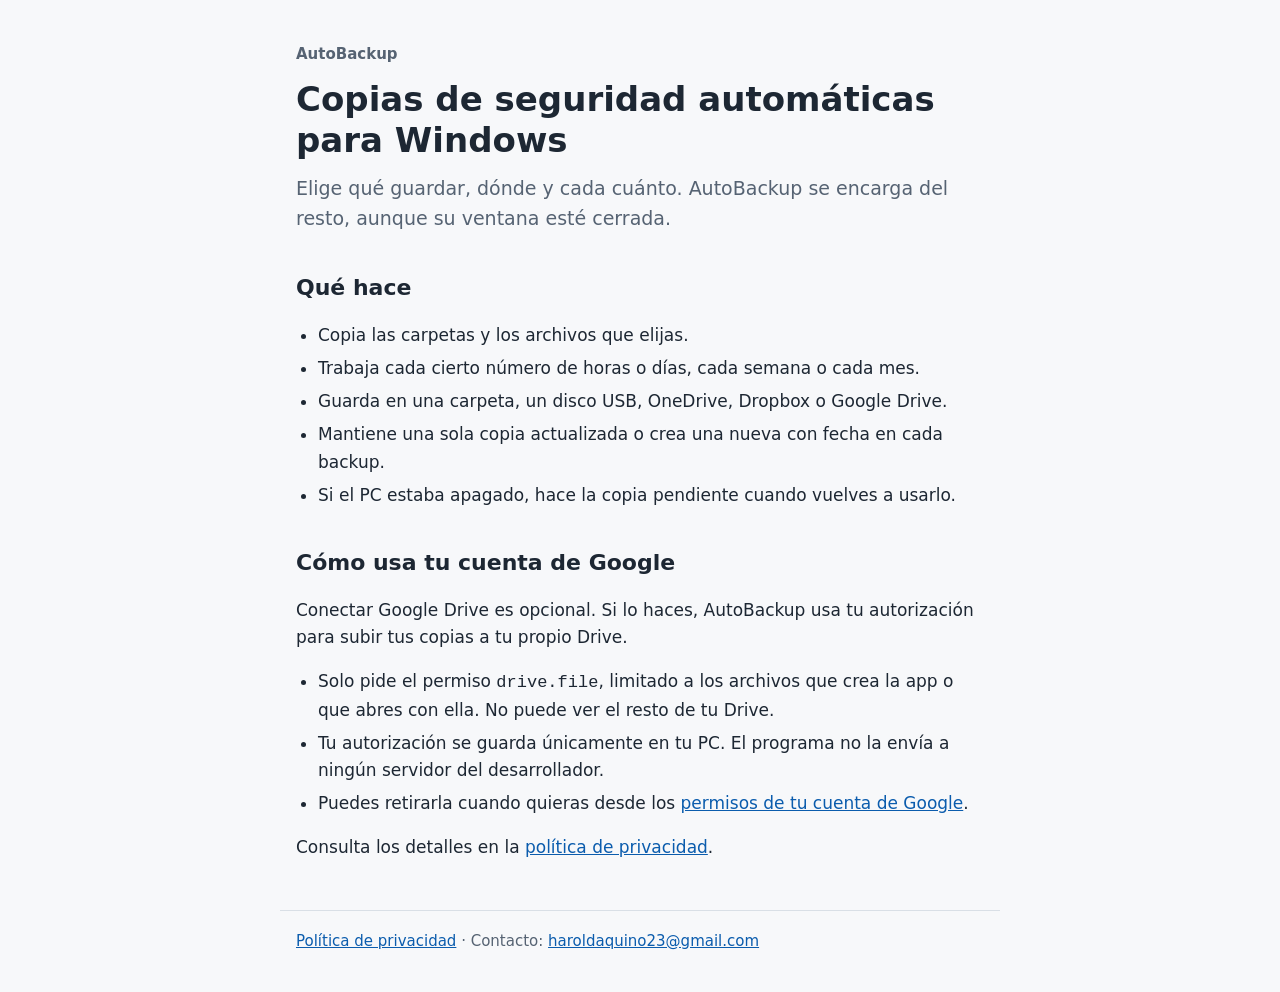
<file: index.html>
<!doctype html>
<html lang="es">
<head>
<meta charset="utf-8">
<meta name="viewport" content="width=device-width, initial-scale=1">
<title>AutoBackup</title>
<meta name="description" content="AutoBackup es un programa gratuito para Windows que hace copias de seguridad programadas en tu PC, un disco USB o tu nube.">
<link rel="stylesheet" href="estilos.css">
</head>
<body>
<header>
  <span class="marca">AutoBackup</span>
  <h1>Copias de seguridad automáticas para Windows</h1>
  <p class="intro">Elige qué guardar, dónde y cada cuánto. AutoBackup se encarga del resto, aunque su ventana esté cerrada.</p>
</header>
<main>
  <h2>Qué hace</h2>
  <ul>
    <li>Copia las carpetas y los archivos que elijas.</li>
    <li>Trabaja cada cierto número de horas o días, cada semana o cada mes.</li>
    <li>Guarda en una carpeta, un disco USB, OneDrive, Dropbox o Google Drive.</li>
    <li>Mantiene una sola copia actualizada o crea una nueva con fecha en cada backup.</li>
    <li>Si el PC estaba apagado, hace la copia pendiente cuando vuelves a usarlo.</li>
  </ul>

  <h2>Cómo usa tu cuenta de Google</h2>
  <p>Conectar Google Drive es opcional. Si lo haces, AutoBackup usa tu autorización para subir tus copias a tu propio Drive.</p>
  <ul>
    <li>Solo pide el permiso <code>drive.file</code>, limitado a los archivos que crea la app o que abres con ella. No puede ver el resto de tu Drive.</li>
    <li>Tu autorización se guarda únicamente en tu PC. El programa no la envía a ningún servidor del desarrollador.</li>
    <li>Puedes retirarla cuando quieras desde los <a href="https://myaccount.google.com/permissions">permisos de tu cuenta de Google</a>.</li>
  </ul>
  <p>Consulta los detalles en la <a href="privacidad.html">política de privacidad</a>.</p>
</main>
<footer>
  <a href="privacidad.html">Política de privacidad</a> · Contacto: <a href="mailto:haroldaquino23@gmail.com">haroldaquino23@gmail.com</a>
</footer>
</body>
</html>
</file>
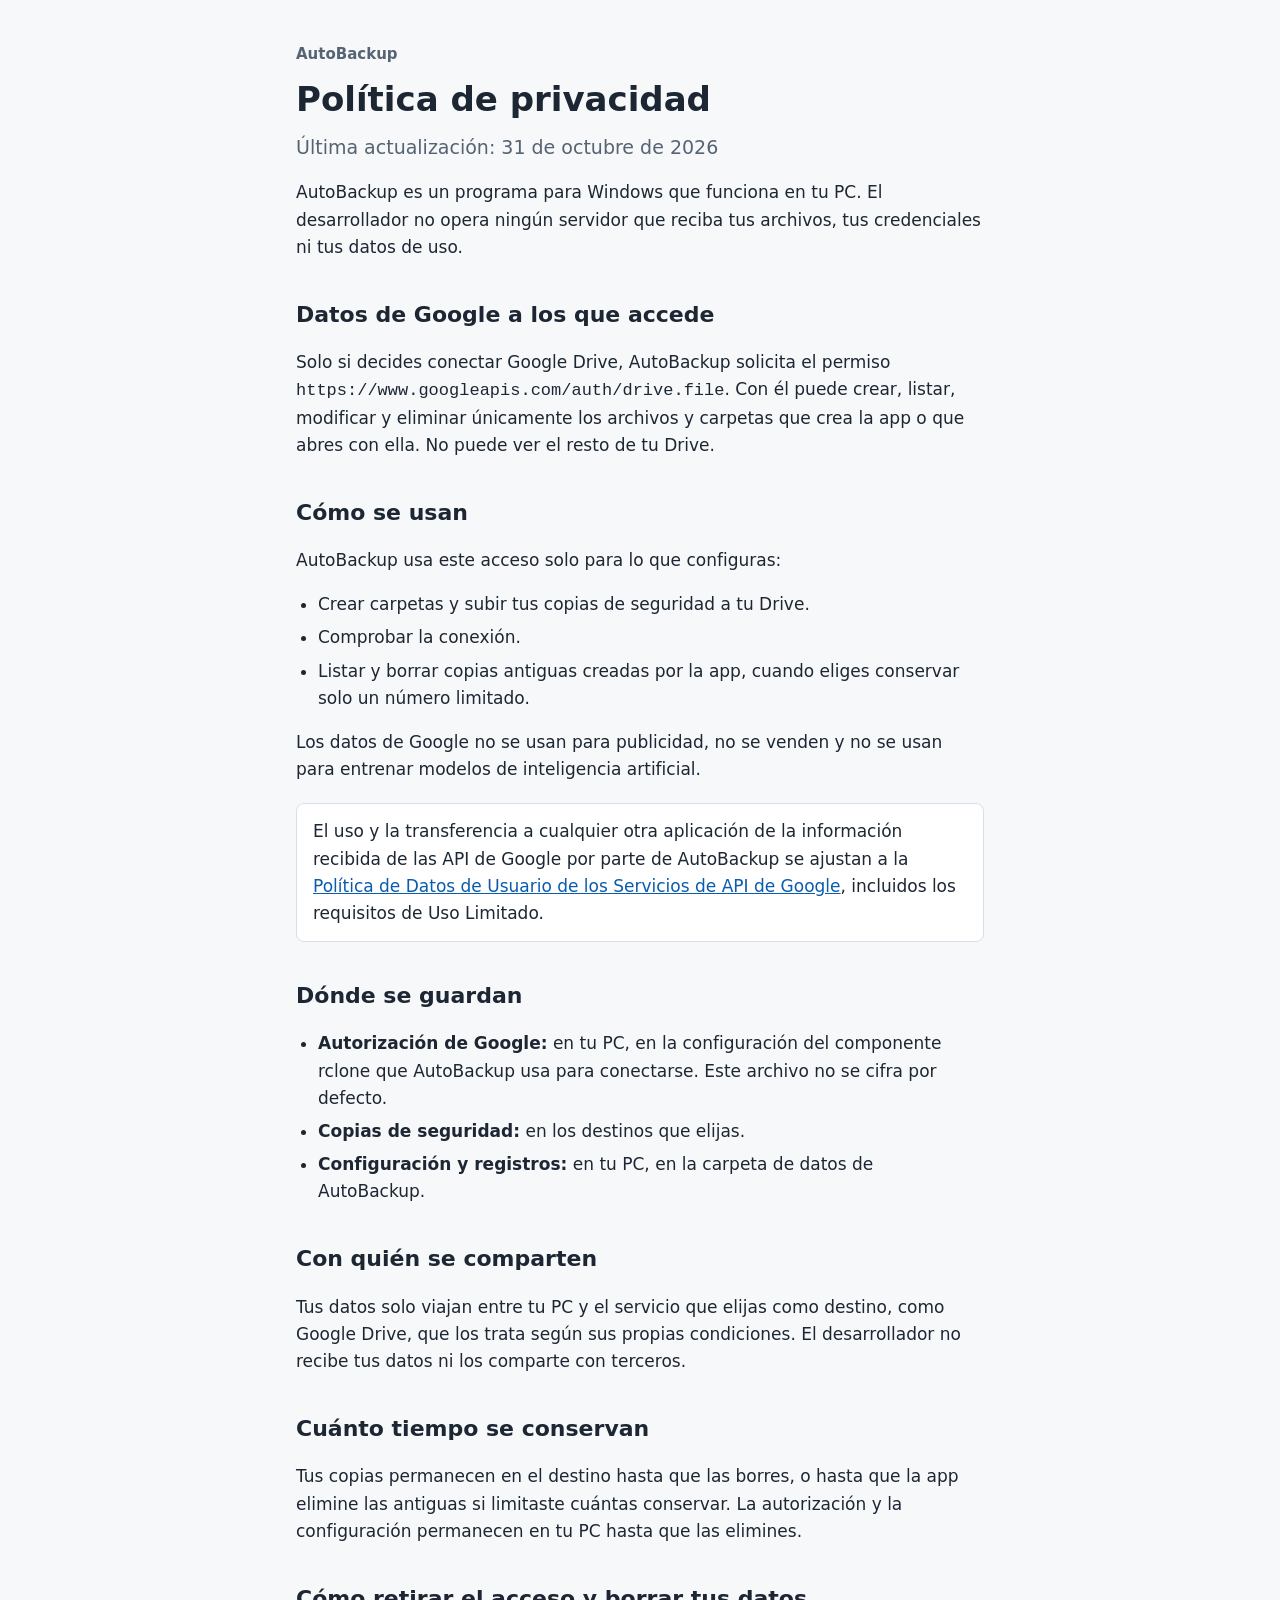
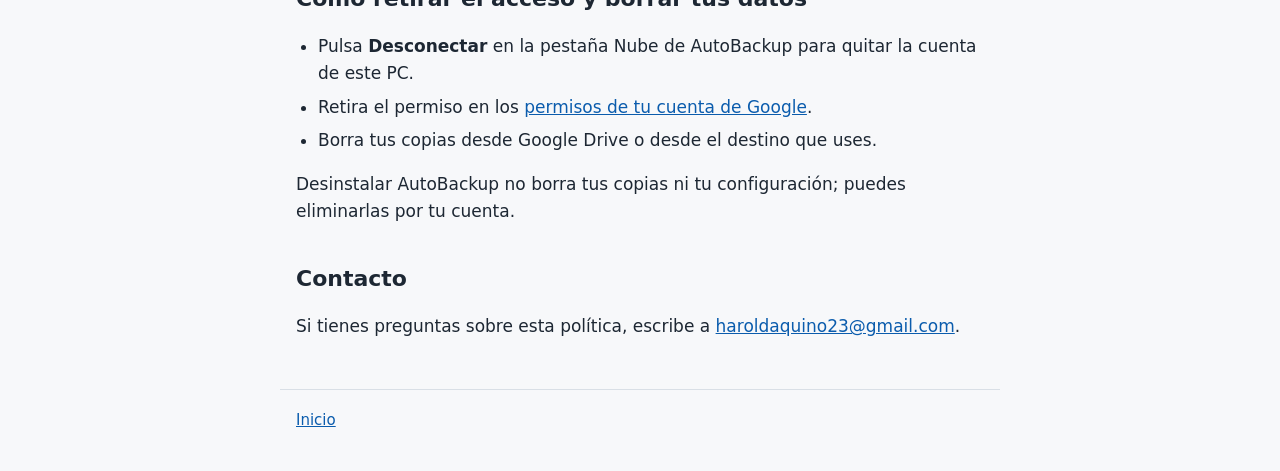
<file: privacidad.html>
<!doctype html>
<html lang="es">
<head>
<meta charset="utf-8">
<meta name="viewport" content="width=device-width, initial-scale=1">
<title>Privacidad de AutoBackup</title>
<meta name="description" content="Qué datos usa AutoBackup, dónde se guardan y cómo puedes retirar el acceso.">
<link rel="stylesheet" href="estilos.css">
</head>
<body>
<header>
  <a class="marca" href="index.html">AutoBackup</a>
  <h1>Política de privacidad</h1>
  <p class="intro">Última actualización: 31 de octubre de 2026</p>
</header>
<main>
  <p>AutoBackup es un programa para Windows que funciona en tu PC. El desarrollador no opera ningún servidor que reciba tus archivos, tus credenciales ni tus datos de uso.</p>

  <h2>Datos de Google a los que accede</h2>
  <p>Solo si decides conectar Google Drive, AutoBackup solicita el permiso <code>https://www.googleapis.com/auth/drive.file</code>. Con él puede crear, listar, modificar y eliminar únicamente los archivos y carpetas que crea la app o que abres con ella. No puede ver el resto de tu Drive.</p>

  <h2>Cómo se usan</h2>
  <p>AutoBackup usa este acceso solo para lo que configuras:</p>
  <ul>
    <li>Crear carpetas y subir tus copias de seguridad a tu Drive.</li>
    <li>Comprobar la conexión.</li>
    <li>Listar y borrar copias antiguas creadas por la app, cuando eliges conservar solo un número limitado.</li>
  </ul>
  <p>Los datos de Google no se usan para publicidad, no se venden y no se usan para entrenar modelos de inteligencia artificial.</p>
  <p class="aviso">El uso y la transferencia a cualquier otra aplicación de la información recibida de las API de Google por parte de AutoBackup se ajustan a la <a href="https://developers.google.com/terms/api-services-user-data-policy">Política de Datos de Usuario de los Servicios de API de Google</a>, incluidos los requisitos de Uso Limitado.</p>

  <h2>Dónde se guardan</h2>
  <ul>
    <li><strong>Autorización de Google:</strong> en tu PC, en la configuración del componente rclone que AutoBackup usa para conectarse. Este archivo no se cifra por defecto.</li>
    <li><strong>Copias de seguridad:</strong> en los destinos que elijas.</li>
    <li><strong>Configuración y registros:</strong> en tu PC, en la carpeta de datos de AutoBackup.</li>
  </ul>

  <h2>Con quién se comparten</h2>
  <p>Tus datos solo viajan entre tu PC y el servicio que elijas como destino, como Google Drive, que los trata según sus propias condiciones. El desarrollador no recibe tus datos ni los comparte con terceros.</p>

  <h2>Cuánto tiempo se conservan</h2>
  <p>Tus copias permanecen en el destino hasta que las borres, o hasta que la app elimine las antiguas si limitaste cuántas conservar. La autorización y la configuración permanecen en tu PC hasta que las elimines.</p>

  <h2>Cómo retirar el acceso y borrar tus datos</h2>
  <ul>
    <li>Pulsa <strong>Desconectar</strong> en la pestaña Nube de AutoBackup para quitar la cuenta de este PC.</li>
    <li>Retira el permiso en los <a href="https://myaccount.google.com/permissions">permisos de tu cuenta de Google</a>.</li>
    <li>Borra tus copias desde Google Drive o desde el destino que uses.</li>
  </ul>
  <p>Desinstalar AutoBackup no borra tus copias ni tu configuración; puedes eliminarlas por tu cuenta.</p>

  <h2>Contacto</h2>
  <p>Si tienes preguntas sobre esta política, escribe a <a href="mailto:haroldaquino23@gmail.com">haroldaquino23@gmail.com</a>.</p>
</main>
<footer>
  <a href="index.html">Inicio</a>
</footer>
</body>
</html>
</file>
<file: estilos.css>
:root {
  color-scheme: light dark;
  --fondo: #f7f8fa;
  --texto: #1d2733;
  --suave: #566373;
  --acento: #0b5cad;
  --borde: #d9dfe6;
  --tarjeta: #ffffff;
}
@media (prefers-color-scheme: dark) {
  :root {
    --fondo: #14191f;
    --texto: #e8edf2;
    --suave: #a6b2bf;
    --acento: #7db8f5;
    --borde: #2d3640;
    --tarjeta: #1c232b;
  }
}
* { box-sizing: border-box; }
body {
  margin: 0;
  background: var(--fondo);
  color: var(--texto);
  font: 17px/1.6 "Segoe UI", system-ui, sans-serif;
}
main, header, footer { max-width: 720px; margin: 0 auto; padding: 0 16px; }
header { padding-top: 40px; }
.marca { font-size: 15px; font-weight: 600; color: var(--suave); text-decoration: none; }
h1 { font-size: 34px; line-height: 1.2; margin: 12px 0; }
h2 { font-size: 22px; margin: 36px 0 8px; }
.intro { font-size: 19px; color: var(--suave); margin: 0 0 12px; }
a { color: var(--acento); }
code { overflow-wrap: anywhere; }
ul, ol { padding-left: 22px; }
li { margin: 6px 0; }
.aviso {
  background: var(--tarjeta);
  border: 1px solid var(--borde);
  border-radius: 8px;
  padding: 14px 16px;
  margin: 20px 0;
}
footer {
  margin-top: 48px;
  padding-top: 18px;
  padding-bottom: 40px;
  border-top: 1px solid var(--borde);
  color: var(--suave);
  font-size: 15px;
}
</file>
